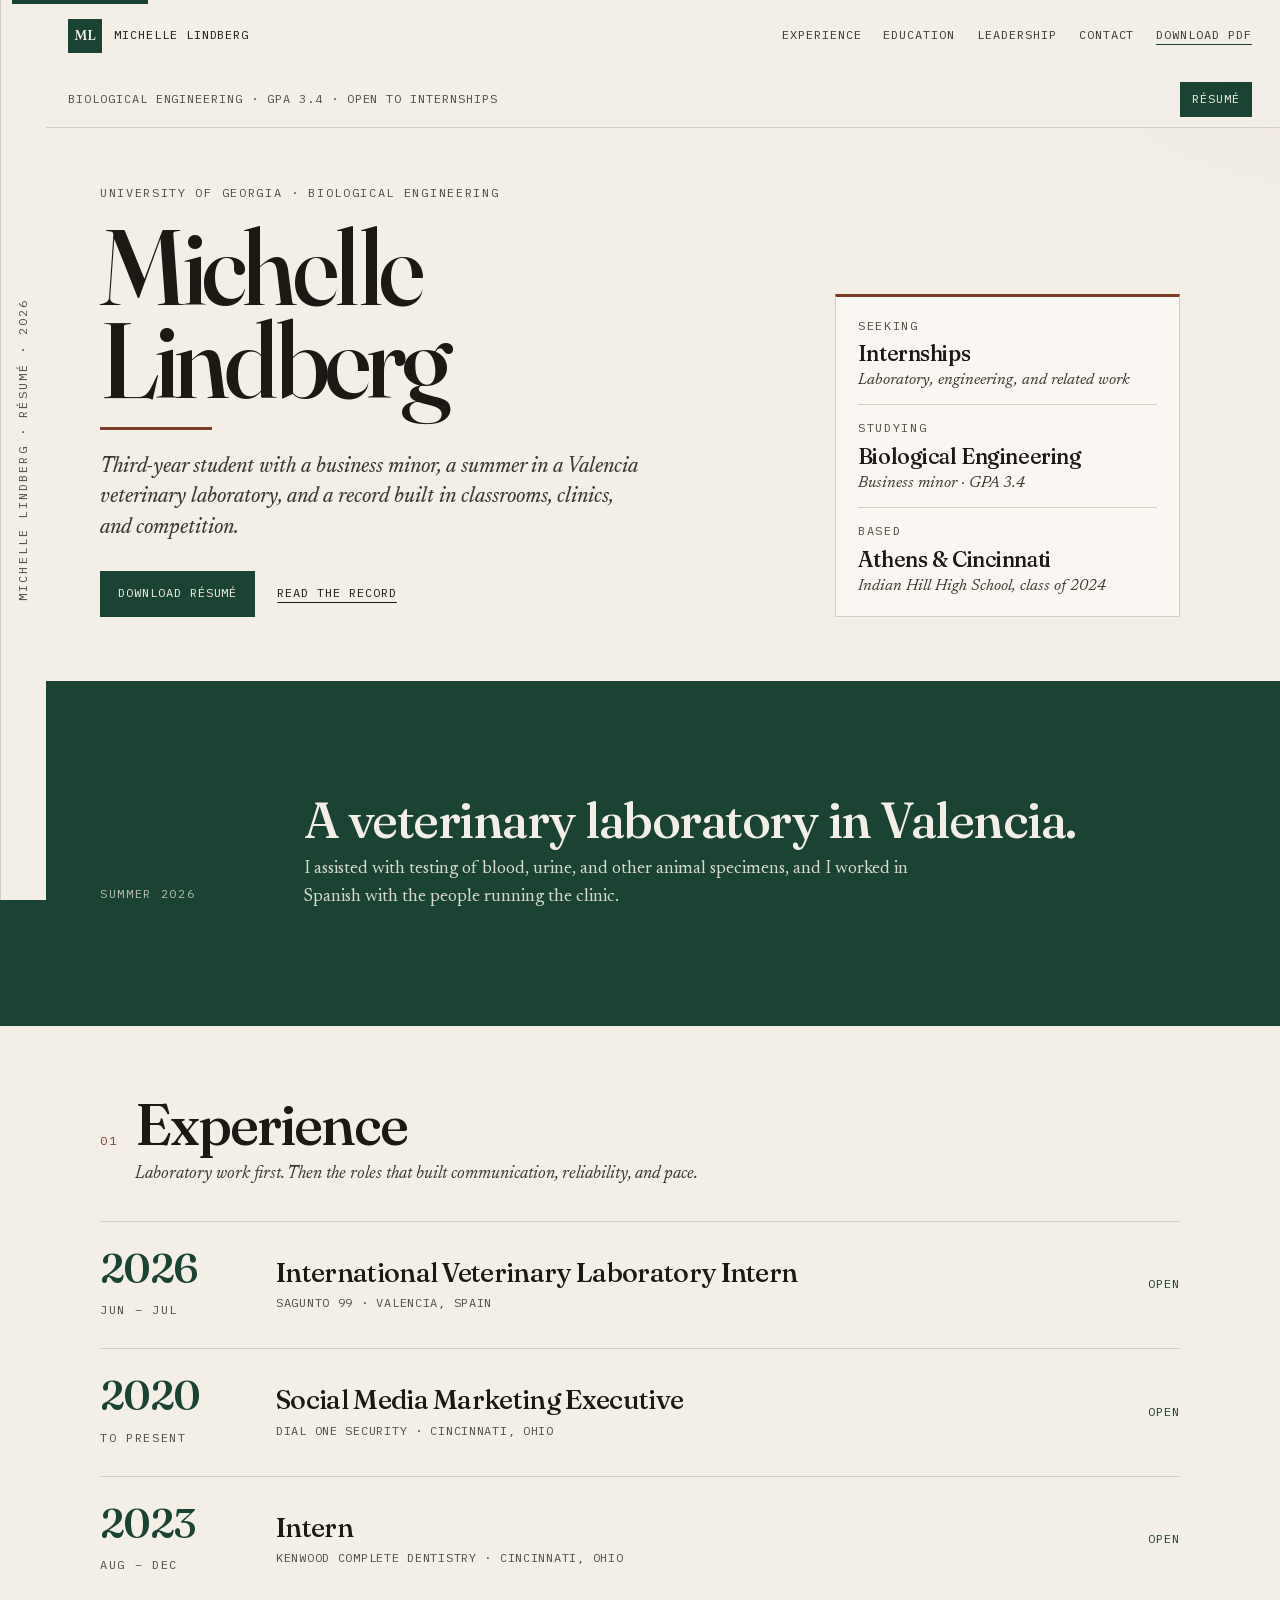
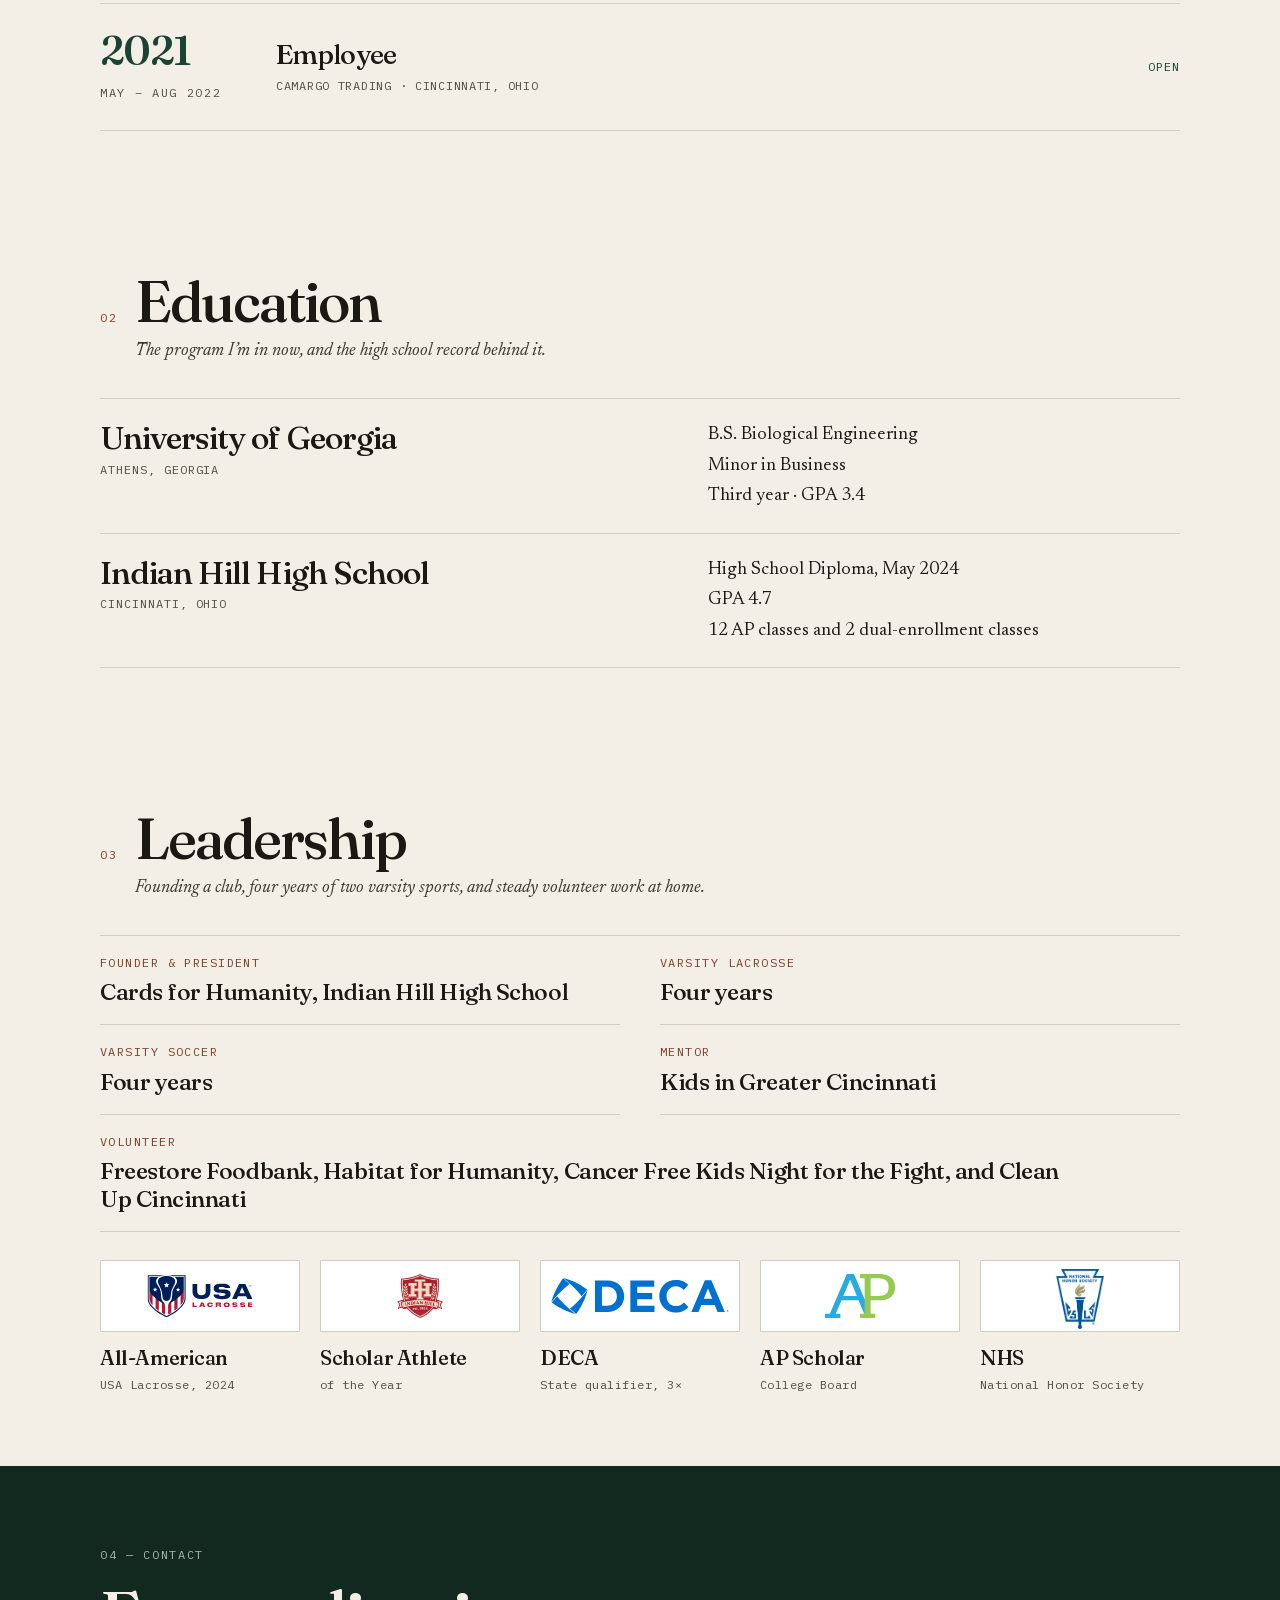
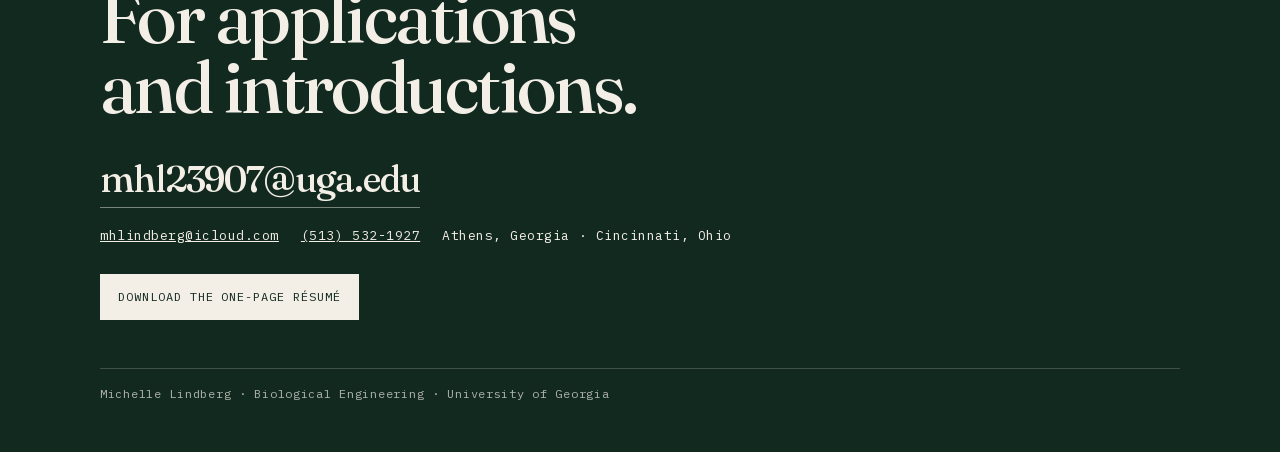
<file: site/index.html>
<!DOCTYPE html>
<html lang="en">
<head>
  <meta charset="utf-8">
  <meta name="viewport" content="width=device-width, initial-scale=1, viewport-fit=cover">
  <title>Michelle Lindberg · Biological Engineering</title>
  <meta name="description" content="Public résumé of Michelle Lindberg, a biological engineering student at the University of Georgia with veterinary laboratory experience in Valencia, Spain.">
  <meta name="theme-color" content="#f3efe7">
  <link rel="icon" href="favicon.svg" type="image/svg+xml">
  <link rel="stylesheet" href="css/styles.css">
  <script>document.documentElement.classList.add("js")</script>
  <meta property="og:title" content="Michelle Lindberg · Biological Engineering">
  <meta property="og:description" content="University of Georgia. Veterinary laboratory experience in Valencia, a business minor, and a one-page résumé for applications.">
  <meta property="og:type" content="profile">
  <script type="application/ld+json">
  {
    "@context": "https://schema.org",
    "@type": "Person",
    "name": "Michelle Lindberg",
    "email": "mhl23907@uga.edu",
    "telephone": "+1-513-532-1927",
    "jobTitle": "Biological Engineering Student",
    "affiliation": {
      "@type": "CollegeOrUniversity",
      "name": "University of Georgia"
    },
    "alumniOf": {
      "@type": "HighSchool",
      "name": "Indian Hill High School"
    }
  }
  </script>
</head>
<body>
  <a class="skip" href="#content">Skip to content</a>
  <div class="spine" aria-hidden="true">Michelle Lindberg · Résumé · 2026</div>

  <header class="nav">
    <a class="brand" href="#top">
      <span class="mark">ML</span>
      <span class="brand-name">Michelle Lindberg</span>
    </a>
    <button class="nav-toggle" type="button" aria-expanded="false" aria-controls="site-nav">Menu</button>
    <ul class="nav-links" id="site-nav">
      <li><a href="#experience">Experience</a></li>
      <li><a href="#education">Education</a></li>
      <li><a href="#leadership">Leadership</a></li>
      <li><a href="#contact">Contact</a></li>
      <li><a class="nav-pdf" href="Michelle_Lindberg_Resume.pdf" download>Download PDF</a></li>
    </ul>
  </header>

  <div class="nowbar">
    <p class="now-facts"><span class="facts-long">Biological Engineering · GPA 3.4 · Open to internships</span><span class="facts-short">GPA 3.4 · Open to internships</span></p>
    <a class="now-pdf" href="Michelle_Lindberg_Resume.pdf" download>Résumé</a>
  </div>

  <main id="content">
    <div class="hero wrap" id="top">
      <div class="hero-grid">
        <div>
          <p class="eyebrow">University of Georgia · Biological Engineering</p>
          <h1>
            <span>Michelle</span>
            <span>Lindberg</span>
          </h1>
          <div class="rule" aria-hidden="true"></div>
          <p class="deck">Third-year student with a business minor, a summer in a Valencia veterinary laboratory, and a record built in classrooms, clinics, and competition.</p>
          <div class="actions">
            <a class="btn" href="Michelle_Lindberg_Resume.pdf" download>Download résumé</a>
            <a class="text-link" href="#experience">Read the record</a>
          </div>
        </div>
        <aside class="glance" aria-label="At a glance">
          <div>
            <span class="label">Seeking</span>
            <p>Internships</p>
            <p class="sub">Laboratory, engineering, and related work</p>
          </div>
          <div>
            <span class="label">Studying</span>
            <p>Biological Engineering</p>
            <p class="sub">Business minor · GPA 3.4</p>
          </div>
          <div>
            <span class="label">Based</span>
            <p>Athens &amp; Cincinnati</p>
            <p class="sub">Indian Hill High School, class of 2024</p>
          </div>
        </aside>
      </div>
    </div>

    <section class="band" aria-label="Recent laboratory work">
      <div class="wrap band-inner">
        <p class="eyebrow">Summer 2026</p>
        <div>
          <h2>A veterinary laboratory in Valencia.</h2>
          <p>I assisted with testing of blood, urine, and other animal specimens, and I worked in Spanish with the people running the clinic.</p>
        </div>
      </div>
    </section>

    <section id="experience">
      <div class="wrap">
        <div class="section-head reveal">
          <span class="num">01</span>
          <h2>Experience</h2>
          <p class="lede">Laboratory work first. Then the roles that built communication, reliability, and pace.</p>
        </div>

        <article class="role reveal" style="--d: 0.04s">
          <h3 class="sr-only">International Veterinary Laboratory Intern</h3>
          <button class="role-toggle" type="button" aria-expanded="false">
            <span class="when">
              <span class="year">2026</span>
              <span class="range">Jun – Jul</span>
            </span>
            <span class="role-heading">
              <span class="role-title">International Veterinary Laboratory Intern</span>
              <span class="place">Sagunto 99 · Valencia, Spain</span>
            </span>
            <span class="open-cue"><span class="when-closed">Open</span><span class="when-open">Close</span></span>
          </button>
          <div class="role-panel">
            <ul class="role-facts">
              <li>Assisted with laboratory testing of blood, urine, and other animal specimens in a veterinary clinic.</li>
              <li>Followed procedures for specimen handling, testing methods, and workplace safety.</li>
              <li>Communicated with supervisors and coworkers in a primarily Spanish-speaking environment.</li>
              <li>Adapted to unfamiliar expectations while staying professional, flexible, and willing to take initiative.</li>
            </ul>
            <div class="beats" role="tablist" aria-label="Valencia, in three beats">
              <button type="button" role="tab" aria-selected="true">Specimens</button>
              <button type="button" role="tab" aria-selected="false">Procedures</button>
              <button type="button" role="tab" aria-selected="false">In Spanish</button>
            </div>
            <div class="beat-copies">
              <p>Assisted with laboratory testing of blood, urine, and other animal specimens in a veterinary clinic.</p>
              <p hidden>Followed procedures for specimen handling, testing methods, and workplace safety.</p>
              <p hidden>Worked with supervisors and coworkers in a primarily Spanish-speaking clinic, and adapted to unfamiliar expectations.</p>
            </div>
          </div>
        </article>

        <article class="role reveal" style="--d: 0.08s">
          <h3 class="sr-only">Social Media Marketing Executive</h3>
          <button class="role-toggle" type="button" aria-expanded="false">
            <span class="when">
              <span class="year">2020</span>
              <span class="range">to present</span>
            </span>
            <span class="role-heading">
              <span class="role-title">Social Media Marketing Executive</span>
              <span class="place">Dial One Security · Cincinnati, Ohio</span>
            </span>
            <span class="open-cue"><span class="when-closed">Open</span><span class="when-open">Close</span></span>
          </button>
          <div class="role-panel">
            <ul class="role-facts">
              <li>Collaborated with internal teams on content aligned with the brand.</li>
              <li>Managed daily posts across platforms and checked shared information for accuracy.</li>
              <li>Developed and ran social campaigns to support awareness, engagement, and website traffic.</li>
            </ul>
            <div class="beats" role="tablist" aria-label="Dial One, in three beats">
              <button type="button" role="tab" aria-selected="true">Brand</button>
              <button type="button" role="tab" aria-selected="false">Daily posts</button>
              <button type="button" role="tab" aria-selected="false">Campaigns</button>
            </div>
            <div class="beat-copies">
              <p>Collaborated with internal teams on content aligned with the brand.</p>
              <p hidden>Managed daily posts across platforms and checked shared information for accuracy.</p>
              <p hidden>Developed and ran social campaigns for awareness, engagement, and website traffic.</p>
            </div>
          </div>
        </article>

        <article class="role reveal" style="--d: 0.12s">
          <h3 class="sr-only">Kenwood Complete Dentistry intern</h3>
          <button class="role-toggle" type="button" aria-expanded="false">
            <span class="when">
              <span class="year">2023</span>
              <span class="range">Aug – Dec</span>
            </span>
            <span class="role-heading">
              <span class="role-title">Intern</span>
              <span class="place">Kenwood Complete Dentistry · Cincinnati, Ohio</span>
            </span>
            <span class="open-cue"><span class="when-closed">Open</span><span class="when-open">Close</span></span>
          </button>
          <div class="role-panel">
            <ul class="role-facts">
              <li>Learned the procedures and systems used in a dental practice.</li>
              <li>Completed overlapping tasks, building organization and time management.</li>
              <li>Took initiative and worked independently on assigned projects.</li>
            </ul>
            <div class="beats" role="tablist" aria-label="Kenwood, in three beats">
              <button type="button" role="tab" aria-selected="true">The office</button>
              <button type="button" role="tab" aria-selected="false">The pace</button>
              <button type="button" role="tab" aria-selected="false">Initiative</button>
            </div>
            <div class="beat-copies">
              <p>Learned the procedures and systems used in a dental practice.</p>
              <p hidden>Completed overlapping tasks, building organization and time management.</p>
              <p hidden>Took initiative and worked independently on assigned projects.</p>
            </div>
          </div>
        </article>

        <article class="role reveal" style="--d: 0.16s">
          <h3 class="sr-only">Camargo Trading</h3>
          <button class="role-toggle" type="button" aria-expanded="false">
            <span class="when">
              <span class="year">2021</span>
              <span class="range">May – Aug 2022</span>
            </span>
            <span class="role-heading">
              <span class="role-title">Employee</span>
              <span class="place">Camargo Trading · Cincinnati, Ohio</span>
            </span>
            <span class="open-cue"><span class="when-closed">Open</span><span class="when-open">Close</span></span>
          </button>
          <div class="role-panel">
            <ul class="role-facts">
              <li>Worked with coworkers to complete assigned tasks.</li>
              <li>Responded quickly to customer needs and helped resolve problems.</li>
            </ul>
            <div class="beats" role="tablist" aria-label="Camargo, in three beats">
              <button type="button" role="tab" aria-selected="true">The team</button>
              <button type="button" role="tab" aria-selected="false">Customers</button>
              <button type="button" role="tab" aria-selected="false">Problems</button>
            </div>
            <div class="beat-copies">
              <p>Worked with coworkers to complete assigned tasks.</p>
              <p hidden>Responded quickly to customer needs.</p>
              <p hidden>Helped resolve problems as they came up.</p>
            </div>
          </div>
        </article>
      </div>
    </section>

    <section id="education">
      <div class="wrap">
        <div class="section-head reveal">
          <span class="num">02</span>
          <h2>Education</h2>
          <p class="lede">The program I’m in now, and the high school record behind it.</p>
        </div>
        <div class="schools">
          <article class="school reveal">
            <div>
              <h3>University of Georgia</h3>
              <p class="where">Athens, Georgia</p>
            </div>
            <div class="school-meta">
              <p>B.S. Biological Engineering</p>
              <p>Minor in Business</p>
              <p>Third year · GPA 3.4</p>
            </div>
          </article>
          <article class="school reveal" style="--d: 0.06s">
            <div>
              <h3>Indian Hill High School</h3>
              <p class="where">Cincinnati, Ohio</p>
            </div>
            <div class="school-meta">
              <p>High School Diploma, May 2024</p>
              <p>GPA 4.7</p>
              <p>12 AP classes and 2 dual-enrollment classes</p>
            </div>
          </article>
        </div>
      </div>
    </section>

    <section id="leadership">
      <div class="wrap">
        <div class="section-head reveal">
          <span class="num">03</span>
          <h2>Leadership</h2>
          <p class="lede">Founding a club, four years of two varsity sports, and steady volunteer work at home.</p>
        </div>
        <ul class="service">
          <li class="reveal">
            <span>Founder &amp; President</span>
            <p>Cards for Humanity, Indian Hill High School</p>
          </li>
          <li class="reveal" style="--d: 0.04s">
            <span>Varsity Lacrosse</span>
            <p>Four years</p>
          </li>
          <li class="reveal" style="--d: 0.08s">
            <span>Varsity Soccer</span>
            <p>Four years</p>
          </li>
          <li class="reveal" style="--d: 0.12s">
            <span>Mentor</span>
            <p>Kids in Greater Cincinnati</p>
          </li>
          <li class="reveal" style="--d: 0.16s">
            <span>Volunteer</span>
            <p>Freestore Foodbank, Habitat for Humanity, Cancer Free Kids Night for the Fight, and Clean Up Cincinnati</p>
          </li>
        </ul>
        <ul class="honors">
          <li class="reveal">
            <a href="https://www.usalacrosse.com/magazine/high-school/girls/usa-lacrosse-announces-2024-high-school-girls-all-americans" target="_blank" rel="noreferrer noopener">
              <span class="mark"><img src="logos/usa-lacrosse.svg" alt="USA Lacrosse"></span>
              <span class="honor-copy"><strong>All-American</strong><span>USA Lacrosse, 2024</span></span>
            </a>
          </li>
          <li class="reveal" style="--d: 0.04s">
            <a href="https://www.indianhillschools.org/" target="_blank" rel="noreferrer noopener">
              <span class="mark"><img src="logos/indian-hill.png" alt="Indian Hill"></span>
              <span class="honor-copy"><strong>Scholar Athlete</strong><span>of the Year</span></span>
            </a>
          </li>
          <li class="reveal" style="--d: 0.08s">
            <a href="https://www.deca.org/" target="_blank" rel="noreferrer noopener">
              <span class="mark"><img src="logos/deca.svg" alt="DECA"></span>
              <span class="honor-copy"><strong>DECA</strong><span>State qualifier, 3×</span></span>
            </a>
          </li>
          <li class="reveal" style="--d: 0.12s">
            <a href="https://apstudents.collegeboard.org/awards-recognitions/ap-scholar-award" target="_blank" rel="noreferrer noopener">
              <span class="mark"><img src="logos/ap.svg" alt="Advanced Placement"></span>
              <span class="honor-copy"><strong>AP Scholar</strong><span>College Board</span></span>
            </a>
          </li>
          <li class="reveal" style="--d: 0.16s">
            <a href="https://www.nationalhonorsociety.org/" target="_blank" rel="noreferrer noopener">
              <span class="mark"><img class="portrait" src="logos/nhs.png" alt="National Honor Society"></span>
              <span class="honor-copy"><strong>NHS</strong><span>National Honor Society</span></span>
            </a>
          </li>
        </ul>
      </div>
    </section>
  </main>

  <footer class="close" id="contact">
    <div class="wrap">
      <p class="eyebrow">04 — Contact</p>
      <h2>For applications and introductions.</h2>
      <a class="mail" href="mailto:mhl23907@uga.edu">mhl23907@uga.edu</a>
      <ul class="contact-lines">
        <li><a href="mailto:mhlindberg@icloud.com">mhlindberg@icloud.com</a></li>
        <li><a href="tel:+15135321927">(513) 532-1927</a></li>
        <li>Athens, Georgia · Cincinnati, Ohio</li>
      </ul>
      <a class="btn btn-light" href="Michelle_Lindberg_Resume.pdf" download>Download the one-page résumé</a>
      <p class="foot">Michelle Lindberg · Biological Engineering · University of Georgia</p>
    </div>
  </footer>

  <script src="js/main.js"></script>
</body>
</html>
</file>
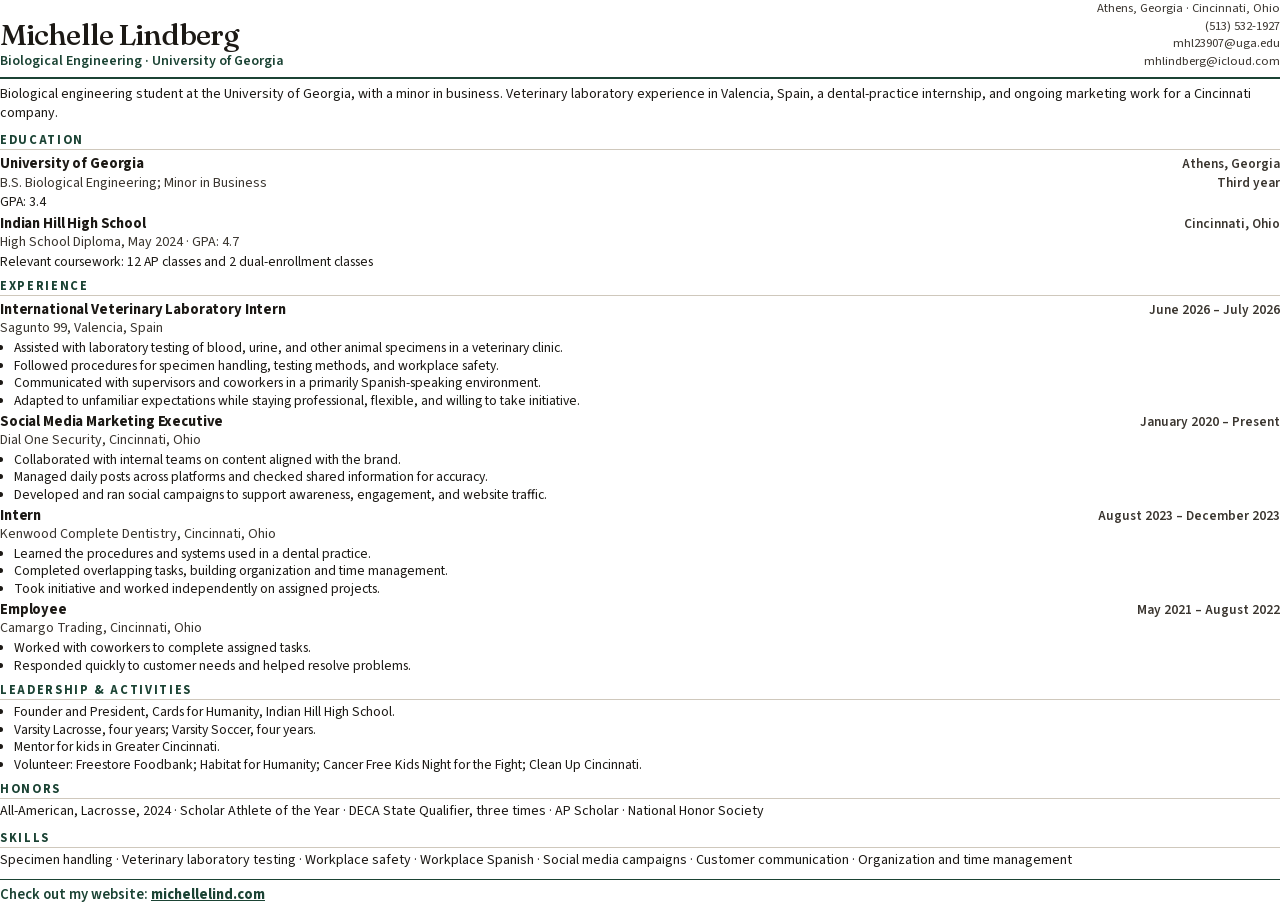
<file: resume/resume.html>
<!DOCTYPE html>
<html lang="en">
<head>
  <meta charset="utf-8">
  <title>Michelle Lindberg — Résumé</title>
  <link rel="stylesheet" href="fonts.css">
  <style>
    @page {
      size: letter;
      margin: 0.46in 0.62in 0.4in;
    }

    * { box-sizing: border-box; }

    html, body {
      margin: 0;
      padding: 0;
      background: #fff;
      color: #1c1915;
    }

    body {
      font-family: "Source Sans 3", "Source Sans Pro", sans-serif;
      font-size: 10.25pt;
      font-weight: 400;
      line-height: 1.28;
      -webkit-print-color-adjust: exact;
      print-color-adjust: exact;
    }

    h1, h2, h3, p, ul { margin: 0; }

    header {
      display: flex;
      justify-content: space-between;
      align-items: flex-end;
      gap: 18px;
      padding-bottom: 6px;
      border-bottom: 1.75pt solid #1b4334;
    }

    h1 {
      font-family: Fraunces, Georgia, serif;
      font-weight: 500;
      font-size: 22pt;
      letter-spacing: -0.03em;
      line-height: 0.95;
    }

    .program {
      margin-top: 4px;
      font-size: 10.5pt;
      font-weight: 600;
      color: #1b4334;
    }

    .contact {
      text-align: right;
      font-size: 9.5pt;
      line-height: 1.4;
      color: #3a352f;
    }

    h2 {
      margin: 8px 0 3px;
      padding-bottom: 1px;
      border-bottom: 0.6pt solid #cfc8bc;
      font-size: 9.5pt;
      font-weight: 700;
      letter-spacing: 0.13em;
      text-transform: uppercase;
      color: #1b4334;
    }

    .summary {
      margin-top: 6px;
      font-size: 10.5pt;
      line-height: 1.38;
    }

    .block { margin-top: 5px; }
    .block + .block { margin-top: 4px; }

    .line {
      display: flex;
      justify-content: space-between;
      align-items: baseline;
      gap: 16px;
    }

    h3 {
      font-size: 11pt;
      font-weight: 700;
      letter-spacing: -0.01em;
    }

    .dates {
      flex: 0 0 auto;
      font-size: 10pt;
      font-weight: 600;
      color: #3a352f;
      white-space: nowrap;
    }

    .where {
      color: #3a352f;
      font-size: 10.5pt;
    }

    ul {
      margin-top: 1px;
      padding-left: 1.05em;
    }

    li { margin: 0; padding: 0; }
    li + li { margin-top: 0; }

    .tight { margin-top: 1px; }

    .honors, .skills {
      font-size: 10.5pt;
      line-height: 1.38;
    }

    .site-note {
      margin-top: 9px;
      padding-top: 6px;
      border-top: 1.25pt solid #1b4334;
      font-size: 11pt;
      font-weight: 600;
      color: #1b4334;
    }

    .site-note a {
      color: #1b4334;
      font-weight: 700;
    }
  </style>
</head>
<body>
  <header>
    <div>
      <h1>Michelle Lindberg</h1>
      <p class="program">Biological Engineering · University of Georgia</p>
    </div>
    <p class="contact">
      Athens, Georgia · Cincinnati, Ohio<br>
      (513) 532-1927<br>
      mhl23907@uga.edu<br>
      mhlindberg@icloud.com
    </p>
  </header>

  <p class="summary">
    Biological engineering student at the University of Georgia, with a minor in business.
    Veterinary laboratory experience in Valencia, Spain, a dental-practice internship, and
    ongoing marketing work for a Cincinnati company.
  </p>

  <h2>Education</h2>
  <div class="block">
    <div class="line">
      <h3>University of Georgia</h3>
      <span class="dates">Athens, Georgia</span>
    </div>
    <div class="line">
      <p class="where">B.S. Biological Engineering; Minor in Business</p>
      <span class="dates">Third year</span>
    </div>
    <p class="tight">GPA: 3.4</p>
  </div>
  <div class="block">
    <div class="line">
      <h3>Indian Hill High School</h3>
      <span class="dates">Cincinnati, Ohio</span>
    </div>
    <p class="where">High School Diploma, May 2024 · GPA: 4.7</p>
    <p class="tight">Relevant coursework: 12 AP classes and 2 dual-enrollment classes</p>
  </div>

  <h2>Experience</h2>

  <div class="block">
    <div class="line">
      <h3>International Veterinary Laboratory Intern</h3>
      <span class="dates">June 2026 – July 2026</span>
    </div>
    <p class="where">Sagunto 99, Valencia, Spain</p>
    <ul>
      <li>Assisted with laboratory testing of blood, urine, and other animal specimens in a veterinary clinic.</li>
      <li>Followed procedures for specimen handling, testing methods, and workplace safety.</li>
      <li>Communicated with supervisors and coworkers in a primarily Spanish-speaking environment.</li>
      <li>Adapted to unfamiliar expectations while staying professional, flexible, and willing to take initiative.</li>
    </ul>
  </div>

  <div class="block">
    <div class="line">
      <h3>Social Media Marketing Executive</h3>
      <span class="dates">January 2020 – Present</span>
    </div>
    <p class="where">Dial One Security, Cincinnati, Ohio</p>
    <ul>
      <li>Collaborated with internal teams on content aligned with the brand.</li>
      <li>Managed daily posts across platforms and checked shared information for accuracy.</li>
      <li>Developed and ran social campaigns to support awareness, engagement, and website traffic.</li>
    </ul>
  </div>

  <div class="block">
    <div class="line">
      <h3>Intern</h3>
      <span class="dates">August 2023 – December 2023</span>
    </div>
    <p class="where">Kenwood Complete Dentistry, Cincinnati, Ohio</p>
    <ul>
      <li>Learned the procedures and systems used in a dental practice.</li>
      <li>Completed overlapping tasks, building organization and time management.</li>
      <li>Took initiative and worked independently on assigned projects.</li>
    </ul>
  </div>

  <div class="block">
    <div class="line">
      <h3>Employee</h3>
      <span class="dates">May 2021 – August 2022</span>
    </div>
    <p class="where">Camargo Trading, Cincinnati, Ohio</p>
    <ul>
      <li>Worked with coworkers to complete assigned tasks.</li>
      <li>Responded quickly to customer needs and helped resolve problems.</li>
    </ul>
  </div>

  <h2>Leadership &amp; Activities</h2>
  <ul>
    <li>Founder and President, Cards for Humanity, Indian Hill High School.</li>
    <li>Varsity Lacrosse, four years; Varsity Soccer, four years.</li>
    <li>Mentor for kids in Greater Cincinnati.</li>
    <li>Volunteer: Freestore Foodbank; Habitat for Humanity; Cancer Free Kids Night for the Fight; Clean Up Cincinnati.</li>
  </ul>

  <h2>Honors</h2>
  <p class="honors">All-American, Lacrosse, 2024 · Scholar Athlete of the Year · DECA State Qualifier, three times · AP Scholar · National Honor Society</p>

  <h2>Skills</h2>
  <p class="skills">Specimen handling · Veterinary laboratory testing · Workplace safety · Workplace Spanish · Social media campaigns · Customer communication · Organization and time management</p>

  <p class="site-note">Check out my website: <a href="https://michellelind.com">michellelind.com</a></p>
</body>
</html>
</file>
<file: site/css/styles.css>
@import "fonts.css";

:root {
  --paper: #f3efe7;
  --paper-raised: #faf7f2;
  --ink: #1c1915;
  --ink-soft: #3c372f;
  --muted: #514c44;
  --line: #d5cec2;
  --green: #1b4334;
  --green-deep: #12291f;
  --copper: #7a3e28;
  --focus: #1b4334;
}

* { box-sizing: border-box; }

html { scroll-behavior: smooth; }

body {
  margin: 0;
  color: var(--ink);
  background-color: var(--paper);
  background-image:
    radial-gradient(1100px 560px at 8% -8%, rgba(27, 67, 52, 0.07), transparent 58%),
    radial-gradient(820px 480px at 108% 0%, rgba(122, 62, 40, 0.06), transparent 52%);
  font-family: Newsreader, "Iowan Old Style", Palatino, "Palatino Linotype", serif;
  font-size: 1.125rem;
  line-height: 1.55;
  text-rendering: optimizeLegibility;
}

body.menu-open { overflow: hidden; }

::selection {
  background: var(--green);
  color: var(--paper);
}

:focus-visible {
  outline: 2px solid var(--focus);
  outline-offset: 3px;
}

a { color: inherit; }

p { text-wrap: pretty; }

h1, h2, h3 { text-wrap: balance; }

.skip {
  position: absolute;
  left: 12px;
  top: -40px;
  background: var(--green);
  color: var(--paper);
  padding: 8px 12px;
  z-index: 40;
}

.skip:focus { top: 12px; }

.spine {
  position: fixed;
  inset: 0 auto 0 0;
  z-index: 30;
  width: 46px;
  display: flex;
  align-items: center;
  justify-content: center;
  writing-mode: vertical-rl;
  transform: rotate(180deg);
  border-right: 1px solid var(--line);
  background: var(--paper);
  color: var(--muted);
  font-family: "IBM Plex Mono", ui-monospace, monospace;
  font-size: 12px;
  letter-spacing: 0.18em;
  text-transform: uppercase;
}

.nav {
  position: sticky;
  top: 0;
  z-index: 25;
  display: flex;
  align-items: center;
  justify-content: space-between;
  gap: 20px;
  height: 72px;
  padding: 0 28px 0 68px;
  background: rgba(243, 239, 231, 0.9);
  backdrop-filter: blur(14px);
  border-bottom: 1px solid transparent;
}

.nav.is-scrolled { border-bottom-color: var(--line); }

.brand {
  display: inline-flex;
  align-items: center;
  gap: 12px;
  text-decoration: none;
  color: var(--ink);
}

.mark {
  display: grid;
  place-items: center;
  width: 34px;
  height: 34px;
  background: var(--green);
  color: var(--paper);
  font-family: Fraunces, Georgia, serif;
  font-size: 14px;
  font-weight: 500;
  letter-spacing: -0.03em;
}

.brand-name {
  font-family: "IBM Plex Mono", ui-monospace, monospace;
  font-size: 12px;
  letter-spacing: 0.08em;
  text-transform: uppercase;
}

.nav-links {
  display: flex;
  align-items: center;
  gap: 22px;
  margin: 0;
  padding: 0;
  list-style: none;
}

.nav-links a {
  text-decoration: none;
  font-family: "IBM Plex Mono", ui-monospace, monospace;
  font-size: 12px;
  letter-spacing: 0.08em;
  text-transform: uppercase;
  color: var(--ink-soft);
}

.nav-links a:hover,
.nav-links a[aria-current="true"] {
  color: var(--green);
}

.nav-pdf {
  text-decoration: none;
  border-bottom: 1px solid var(--green);
  padding-bottom: 2px;
  color: var(--green);
}

.nav-toggle {
  display: none;
  align-items: center;
  justify-content: center;
  min-width: 44px;
  min-height: 44px;
  padding: 0 12px;
  border: 1px solid var(--line);
  background: transparent;
  color: var(--ink);
  font-family: "IBM Plex Mono", ui-monospace, monospace;
  font-size: 12px;
  letter-spacing: 0.08em;
  text-transform: uppercase;
  cursor: pointer;
}

.wrap {
  width: min(1080px, calc(100% - 120px));
  margin: 0 auto;
}

.hero { padding: 56px 0 28px; }

.hero-grid {
  display: grid;
  grid-template-columns: minmax(0, 1.45fr) minmax(250px, 0.72fr);
  gap: 48px 40px;
  align-items: end;
}

.eyebrow,
.num,
.range,
.glance .label,
.service span,
.honors span,
.when .range {
  font-family: "IBM Plex Mono", ui-monospace, monospace;
  font-size: 12px;
  letter-spacing: 0.14em;
  text-transform: uppercase;
  color: var(--muted);
}

.eyebrow { margin: 0 0 18px; }

h1 {
  margin: 0;
  font-family: Fraunces, Georgia, serif;
  font-weight: 500;
  font-size: clamp(4.4rem, 8.4vw, 7.4rem);
  line-height: 0.86;
  letter-spacing: -0.045em;
}

h1 span { display: block; }

.rule {
  width: 112px;
  height: 3px;
  margin: 22px 0 0;
  background: var(--copper);
}

.deck {
  max-width: 38rem;
  margin: 22px 0 0;
  font-size: 1.35rem;
  font-style: italic;
  font-weight: 450;
  line-height: 1.4;
  color: var(--ink-soft);
}

.actions {
  display: flex;
  flex-wrap: wrap;
  align-items: center;
  gap: 22px;
  margin-top: 28px;
}

.btn {
  display: inline-flex;
  align-items: center;
  justify-content: center;
  min-height: 46px;
  padding: 0 18px;
  background: var(--green);
  color: var(--paper);
  text-decoration: none;
  font-family: "IBM Plex Mono", ui-monospace, monospace;
  font-size: 12px;
  letter-spacing: 0.08em;
  text-transform: uppercase;
}

.btn:hover { background: var(--green-deep); }

.btn-light {
  background: var(--paper);
  color: var(--green-deep);
}

.btn-light:hover { background: #fff; }

.text-link {
  font-family: "IBM Plex Mono", ui-monospace, monospace;
  font-size: 12px;
  letter-spacing: 0.08em;
  text-transform: uppercase;
  color: var(--ink);
  text-underline-offset: 5px;
}

.glance {
  background: var(--paper-raised);
  border: 1px solid var(--line);
  border-top: 3px solid var(--copper);
  padding: 6px 22px;
}

.glance div {
  padding: 14px 0;
  border-bottom: 1px solid var(--line);
}

.glance div:last-child { border-bottom: 0; }

.glance .label { display: block; margin-bottom: 6px; }

.glance p {
  margin: 0;
  font-family: Fraunces, Georgia, serif;
  font-size: 1.35rem;
  font-weight: 500;
  line-height: 1.2;
  letter-spacing: -0.02em;
}

.glance .sub {
  margin-top: 4px;
  font-family: Newsreader, serif;
  font-size: 1rem;
  font-weight: 400;
  font-style: italic;
  letter-spacing: 0;
  color: var(--ink-soft);
}

.band {
  margin-top: 36px;
  background: var(--green);
  color: var(--paper);
}

.band-inner {
  display: grid;
  grid-template-columns: 180px 1fr;
  gap: 24px;
  align-items: end;
  padding: 42px 0;
}

.band .eyebrow { color: rgba(243, 239, 231, 0.72); margin-bottom: 8px; }

.band h2 {
  margin: 0;
  font-family: Fraunces, Georgia, serif;
  font-weight: 500;
  font-size: clamp(2rem, 4vw, 3.15rem);
  line-height: 1.02;
  letter-spacing: -0.03em;
}

.band p { margin: 10px 0 0; max-width: 40rem; color: rgba(243, 239, 231, 0.88); }

section { padding: 72px 0; }

#experience,
#education,
#leadership,
#contact {
  scroll-margin-top: 120px;
}

.sr-only {
  position: absolute;
  width: 1px;
  height: 1px;
  padding: 0;
  margin: -1px;
  overflow: hidden;
  clip: rect(0, 0, 0, 0);
  white-space: nowrap;
  border: 0;
}

.nowbar {
  position: sticky;
  top: 72px;
  z-index: 24;
  display: flex;
  align-items: center;
  justify-content: space-between;
  gap: 12px 20px;
  flex-wrap: wrap;
  padding: 10px 28px 10px 68px;
  background: rgba(243, 239, 231, 0.94);
  backdrop-filter: blur(12px);
  border-bottom: 1px solid var(--line);
}

.now-facts,
.now-pdf,
.open-cue,
.beats button {
  font-family: "IBM Plex Mono", ui-monospace, monospace;
  font-size: 12px;
  letter-spacing: 0.08em;
  text-transform: uppercase;
}

.facts-short { display: none; }

.beats button,
.role-toggle {
  font: inherit;
  color: inherit;
  cursor: pointer;
}

.now-facts { margin: 0; color: var(--muted); }

.now-pdf {
  color: var(--paper);
  background: var(--green);
  text-decoration: none;
  padding: 8px 12px;
}

.now-pdf:hover { background: var(--green-deep); }

.role { display: block; padding: 0; }

.role-toggle {
  width: 100%;
  display: grid;
  grid-template-columns: 148px minmax(0, 1fr) auto;
  gap: 12px 28px;
  align-items: center;
  padding: 28px 0;
  border: 0;
  background: transparent;
  text-align: left;
}

.role-title,
.place { display: block; }

.role-title {
  font-family: Fraunces, Georgia, serif;
  font-weight: 500;
  font-size: 1.7rem;
  letter-spacing: -0.025em;
  line-height: 1.15;
}

.open-cue { color: var(--green); }

.when-open { display: none; }

.role.is-open .when-closed { display: none; }
.role.is-open .when-open { display: inline; }

.role-panel { padding: 0 0 28px 176px; }

.js .role-panel { display: none; }
.js .role.is-open .role-panel { display: block; }
.js .role-facts { display: none; }

.beats { display: none; gap: 8px; flex-wrap: wrap; }
.js .beats { display: flex; }

.beats button {
  border: 1px solid var(--line);
  background: transparent;
  padding: 8px 12px;
}

.beats button[aria-selected="true"] {
  background: var(--green);
  border-color: var(--green);
  color: var(--paper);
}

.beat-copies p {
  margin: 14px 0 0;
  max-width: 40rem;
  font-size: 1.25rem;
}

.section-head {
  display: grid;
  grid-template-columns: auto 1fr;
  gap: 8px 18px;
  align-items: baseline;
  margin-bottom: 32px;
}

.section-head .num { color: var(--copper); padding-top: 8px; }

.section-head h2 {
  margin: 0;
  font-family: Fraunces, Georgia, serif;
  font-weight: 500;
  font-size: clamp(2.4rem, 5vw, 3.6rem);
  line-height: 0.95;
  letter-spacing: -0.035em;
}

.lede {
  grid-column: 2;
  max-width: 38rem;
  margin: 0;
  color: var(--ink-soft);
  font-style: italic;
}

.role {
  border-top: 1px solid var(--line);
}

.role:last-child { border-bottom: 1px solid var(--line); }

.year {
  margin: 0;
  font-family: Fraunces, Georgia, serif;
  font-weight: 500;
  font-size: 2.6rem;
  line-height: 0.9;
  letter-spacing: -0.04em;
  color: var(--green);
}

.range { display: block; margin-top: 8px; letter-spacing: 0.08em; }

.role h3 {
  margin: 0;
  font-family: Fraunces, Georgia, serif;
  font-weight: 500;
  font-size: 1.7rem;
  letter-spacing: -0.025em;
  line-height: 1.15;
}

.place {
  margin: 6px 0 0;
  color: var(--muted);
  font-family: "IBM Plex Mono", ui-monospace, monospace;
  font-size: 12px;
  letter-spacing: 0.06em;
  text-transform: uppercase;
}

.role ul {
  margin: 14px 0 0;
  padding: 0;
  list-style: none;
}

.role li {
  position: relative;
  padding-left: 16px;
  margin: 0 0 6px;
}

.role li::before {
  content: "";
  position: absolute;
  left: 0;
  top: 0.68em;
  width: 7px;
  height: 1px;
  background: var(--copper);
}

.schools { border-top: 1px solid var(--line); }

.school {
  display: grid;
  grid-template-columns: 1.1fr 0.9fr;
  gap: 18px 32px;
  padding: 22px 0;
  border-bottom: 1px solid var(--line);
}

.school h3 {
  margin: 0;
  font-family: Fraunces, Georgia, serif;
  font-weight: 500;
  font-size: 2rem;
  letter-spacing: -0.03em;
  line-height: 1.05;
}

.school .where {
  margin: 6px 0 0;
  color: var(--muted);
  font-family: "IBM Plex Mono", ui-monospace, monospace;
  font-size: 12px;
  letter-spacing: 0.08em;
  text-transform: uppercase;
}

.school-meta p {
  margin: 0;
  font-size: 1.15rem;
}

.school-meta p + p { margin-top: 2px; }

.service {
  display: grid;
  grid-template-columns: 1fr 1fr;
  gap: 0 40px;
  margin: 0;
  padding: 0;
  list-style: none;
  border-top: 1px solid var(--line);
}

.service li {
  padding: 18px 0;
  border-bottom: 1px solid var(--line);
}

.service li:last-child { grid-column: 1 / -1; }

.service span { display: block; margin-bottom: 6px; color: var(--copper); letter-spacing: 0.12em; }

.service p {
  margin: 0;
  font-family: Fraunces, Georgia, serif;
  font-size: 1.45rem;
  font-weight: 500;
  line-height: 1.2;
  letter-spacing: -0.02em;
}

.honors {
  display: grid;
  grid-template-columns: repeat(5, minmax(0, 1fr));
  gap: 20px;
  margin: 28px 0 0;
  padding: 0;
  list-style: none;
  overflow: hidden;
}

.honors li {
  min-width: 0;
  padding: 0;
}

.honors a {
  display: block;
  min-width: 0;
  color: inherit;
  text-decoration: none;
}

.honors .mark {
  display: grid;
  place-items: center;
  width: 100%;
  height: 72px;
  margin: 0 0 14px;
  padding: 8px 10px;
  overflow: hidden;
  background: #fff;
  border: 1px solid var(--line);
}

.honors .mark img {
  display: block;
  width: 100%;
  height: 44px;
  max-width: 100%;
  max-height: 44px;
  object-fit: contain;
  object-position: center;
}

.honors .mark img.portrait {
  width: auto;
  height: 60px;
  max-height: 60px;
}

.honors a:hover .mark,
.honors a:focus-visible .mark {
  border-color: var(--green);
}

.honors .honor-copy {
  display: block;
  min-width: 0;
  margin-top: 0;
}

.honors strong {
  display: block;
  color: var(--ink);
  font-family: Fraunces, Georgia, serif;
  font-weight: 500;
  font-size: 1.28rem;
  line-height: 1.15;
  letter-spacing: -0.02em;
}

.honors span {
  display: block;
  margin-top: 8px;
  letter-spacing: 0.04em;
  text-transform: none;
  line-height: 1.35;
  text-wrap: balance;
}

.close {
  background: var(--green-deep);
  color: var(--paper);
  padding: 80px 0 36px;
}

.close .eyebrow { color: rgba(243, 239, 231, 0.7); }

.close h2 {
  margin: 0;
  max-width: 14ch;
  font-family: Fraunces, Georgia, serif;
  font-weight: 500;
  font-size: clamp(2.8rem, 6vw, 4.6rem);
  line-height: 0.95;
  letter-spacing: -0.035em;
}

.mail {
  display: inline-block;
  margin-top: 28px;
  color: var(--paper);
  font-family: Fraunces, Georgia, serif;
  font-size: clamp(1.6rem, 3vw, 2.3rem);
  font-weight: 500;
  letter-spacing: -0.03em;
  text-decoration: none;
  border-bottom: 1px solid rgba(243, 239, 231, 0.45);
}

.mail:hover { border-bottom-color: var(--paper); }

.contact-lines {
  display: flex;
  flex-wrap: wrap;
  gap: 8px 22px;
  margin: 18px 0 28px;
  padding: 0;
  list-style: none;
  font-family: "IBM Plex Mono", ui-monospace, monospace;
  font-size: 13px;
  letter-spacing: 0.04em;
}

.contact-lines a { color: var(--paper); }

.foot {
  margin-top: 48px;
  padding-top: 16px;
  border-top: 1px solid rgba(243, 239, 231, 0.2);
  color: rgba(243, 239, 231, 0.7);
  font-family: "IBM Plex Mono", ui-monospace, monospace;
  font-size: 12px;
  letter-spacing: 0.06em;
}

.reveal {
  opacity: 0;
  transform: translateY(16px);
  transition: opacity 0.7s ease, transform 0.7s cubic-bezier(0.16, 1, 0.3, 1);
}

.reveal.is-in {
  opacity: 1;
  transform: none;
  transition-delay: var(--d, 0s);
}

.when { display: block; }

@keyframes rise {
  from { opacity: 0; transform: translateY(16px); }
  to { opacity: 1; transform: none; }
}

.hero .eyebrow,
.hero h1 span,
.hero .rule,
.hero .deck,
.hero .actions,
.glance {
  animation: rise 0.9s cubic-bezier(0.16, 1, 0.3, 1) both;
}

.hero h1 span:nth-child(2) { animation-delay: 0.08s; }
.hero .rule { animation-delay: 0.14s; }
.hero .deck { animation-delay: 0.18s; }
.hero .actions { animation-delay: 0.26s; }
.glance { animation-delay: 0.2s; }

@media (max-width: 980px) {
  .honors { grid-template-columns: repeat(2, minmax(0, 1fr)); }
  .honors .mark img,
  .honors .mark img.portrait {
    width: 100%;
    height: 40px;
    max-width: 100%;
    max-height: 40px;
  }
  .band-inner { grid-template-columns: minmax(0, 1fr); gap: 8px; }

  .hero-grid,
  .school,
  .service,
  .role-toggle,
  .section-head {
    grid-template-columns: minmax(0, 1fr);
  }

  .service li:last-child { grid-column: auto; }

  .role-toggle {
    grid-template-columns: minmax(0, 1fr) auto;
    grid-template-areas:
      "when cue"
      "heading heading";
  }

  .role-toggle .when { grid-area: when; }
  .role-heading { grid-area: heading; min-width: 0; }
  .open-cue { grid-area: cue; }
  .role-panel { padding-left: 0; }
  .lede { grid-column: 1; }
}

@media (max-width: 980px) and (max-height: 500px) {
  .nowbar { position: static; }
  h1 { font-size: clamp(2.6rem, 8vw, 3.6rem); }
  .hero { padding-top: 12px; }
}

@media (max-width: 800px) {
  .spine { display: none; }

  .nav {
    height: 56px;
    padding: 0 max(16px, env(safe-area-inset-right)) 0 max(16px, env(safe-area-inset-left));
  }

  .brand { min-width: 0; }

  .brand-name {
    display: block;
    overflow: hidden;
    font-size: 11px;
    letter-spacing: 0.06em;
    white-space: nowrap;
    text-overflow: ellipsis;
  }

  .nav-toggle {
    display: inline-flex;
    flex: none;
    min-width: 0;
    border: 0;
    padding: 0 2px;
    background: transparent;
  }

  .nav.is-scrolled { border-bottom-color: transparent; }

  .nav-links {
    display: none;
    position: absolute;
    top: 100%;
    left: 0;
    right: 0;
    flex-direction: column;
    align-items: flex-start;
    gap: 0;
    padding: 4px 16px 12px;
    background: var(--paper);
    border-bottom: 1px solid var(--line);
    box-shadow: 0 16px 30px rgba(28, 25, 21, 0.06);
  }

  .nav-links.is-open {
    display: flex;
    top: 100%;
    right: 0;
    left: 0;
    height: calc(100dvh - 56px);
    z-index: 2;
    justify-content: flex-start;
    gap: 2px;
    padding: 14vh 28px 36px;
    overflow: auto;
    counter-reset: section;
  }

  .nav-links.is-open::after {
    content: "University of Georgia";
    margin-top: auto;
    padding-top: 28px;
    color: var(--ink-soft);
    font-family: Newsreader, "Iowan Old Style", Palatino, serif;
    font-size: 1.05rem;
    font-style: italic;
    letter-spacing: 0;
    text-transform: none;
  }

  .nav-links a {
    display: flex;
    align-items: baseline;
    min-height: 54px;
    color: var(--ink);
    font-family: Fraunces, Georgia, serif;
    font-size: 2.05rem;
    font-weight: 500;
    letter-spacing: -0.03em;
    text-transform: none;
  }

  .nav-links li:not(:last-child) a::before {
    counter-increment: section;
    content: counter(section, decimal-leading-zero);
    margin-right: 14px;
    color: var(--copper);
    font-family: "IBM Plex Mono", ui-monospace, monospace;
    font-size: 12px;
    font-weight: 400;
    letter-spacing: 0.14em;
  }

  .nav-links .nav-pdf {
    align-self: flex-start;
    margin-top: 28px;
    min-height: 44px;
    font-family: "IBM Plex Mono", ui-monospace, monospace;
    font-size: 12px;
    font-weight: 400;
    letter-spacing: 0.08em;
    text-transform: uppercase;
  }

  .wrap { width: min(1080px, calc(100% - 32px)); }

  .nowbar {
    top: 56px;
    flex-flow: row nowrap;
    justify-content: space-between;
    align-items: center;
    gap: 12px;
    padding: 8px max(16px, env(safe-area-inset-right)) 8px max(16px, env(safe-area-inset-left));
  }

  .facts-long { display: none; }

  .facts-short { display: inline; }

  .now-facts {
    flex: 1;
    min-width: 0;
    font-size: 11px;
    letter-spacing: 0.05em;
    line-height: 1.3;
    white-space: nowrap;
  }

  .now-pdf { flex: none; }

  .hero { padding: 18px 0 8px; }

  .hero-grid {
    grid-template-columns: minmax(0, 1fr);
    gap: 22px;
    align-items: stretch;
  }

  .eyebrow { margin-bottom: 12px; }

  h1 { font-size: clamp(3rem, 14.2vw, 4.15rem); }

  .rule { margin-top: 16px; }

  .deck {
    margin-top: 14px;
    font-size: 1.16rem;
  }

  .actions {
    flex-direction: column;
    align-items: stretch;
    gap: 14px;
    margin-top: 20px;
  }

  .actions .text-link { min-height: 0; padding-top: 2px; }

  .btn { min-height: 48px; }

  .actions .btn,
  .close .btn { width: 100%; }

  .glance { width: 100%; }

  .band { margin-top: 28px; }

  .band-inner { padding: 28px 0; }

  .band h2 { font-size: clamp(1.75rem, 7.4vw, 2.25rem); }

  .band p { font-size: 1.08rem; }

  .section-head {
    grid-template-columns: minmax(0, 1fr);
    margin-bottom: 18px;
  }

  .lede {
    grid-column: 1;
    font-size: 1.08rem;
  }

  .section-head h2 { font-size: clamp(2.15rem, 9vw, 2.7rem); }

  .role-toggle {
    grid-template-columns: minmax(0, 1fr) auto;
    grid-template-areas:
      "when cue"
      "heading heading";
    gap: 4px 12px;
    align-items: center;
    padding: 16px 0;
  }

  .role-toggle .when { grid-area: when; }

  .role-heading { grid-area: heading; min-width: 0; }

  .role-toggle { width: 100%; min-width: 0; }

  .open-cue {
    grid-area: cue;
    align-self: start;
    margin-top: 10px;
    padding: 0 0 2px;
    border-bottom: 1px solid var(--copper);
    color: var(--ink-soft);
    font-size: 11px;
    letter-spacing: 0.12em;
  }

  .role-panel { padding: 0 0 18px; }

  .role-title { font-size: 1.38rem; }

  .place { margin-top: 8px; line-height: 1.45; }

  .js .beats {
    display: grid;
    grid-template-columns: repeat(3, minmax(0, 1fr));
    gap: 6px;
    margin-top: 12px;
  }

  .beats button {
    min-width: 0;
    min-height: 42px;
    padding: 8px 6px;
    font-family: "IBM Plex Mono", ui-monospace, monospace;
    font-size: 11px;
    letter-spacing: 0.05em;
    text-align: center;
  }

  .school {
    grid-template-columns: minmax(0, 1fr);
    gap: 8px;
    padding: 16px 0;
  }

  .school h3 { font-size: 1.65rem; }

  .service { grid-template-columns: minmax(0, 1fr); gap: 0; }

  .service li:last-child { grid-column: auto; }

  .service p { font-size: 1.28rem; }

  section { padding: 40px 0; }

  .year { font-size: 1.85rem; }

  .close { padding: 48px 0 28px; }

  .close h2 { font-size: clamp(2.15rem, 10vw, 2.9rem); }

  .mail {
    font-size: clamp(1.2rem, 5.4vw, 1.65rem);
    overflow-wrap: anywhere;
  }

  .contact-lines {
    flex-direction: column;
    align-items: flex-start;
    gap: 10px;
  }

  .foot { line-height: 1.5; }

  #experience,
  #education,
  #leadership,
  #contact {
    scroll-margin-top: 108px;
  }

  .honors {
    grid-template-columns: 1fr;
    gap: 0;
    margin-top: 8px;
    overflow: visible;
    border-bottom: 1px solid var(--line);
  }

  .honors li { border-top: 1px solid var(--line); }

  .honors a {
    display: grid;
    grid-template-columns: 72px minmax(0, 1fr);
    gap: 14px;
    align-items: center;
    padding: 12px 0;
  }

  .honors .mark {
    width: 72px;
    height: 72px;
    margin: 0;
    padding: 8px;
  }

  .honors .mark img,
  .honors .mark img.portrait {
    width: 100%;
    height: 52px;
    max-width: 100%;
    max-height: 52px;
  }

  .honors strong { font-size: 1.2rem; }

  .honors .honor-copy span { margin-top: 2px; }
}

@media (max-width: 360px) {
  .now-pdf { display: none; }
}

@media (prefers-reduced-motion: reduce) {
  html { scroll-behavior: auto; }

  .reveal,
  .hero .eyebrow,
  .hero h1 span,
  .hero .rule,
  .hero .deck,
  .hero .actions,
  .glance {
    animation: none;
    opacity: 1;
    transform: none;
    transition: none;
  }
}
</file>
<file: resume/fonts.css>
@font-face {
  font-family: "Fraunces";
  font-style: normal;
  font-weight: 500;
  font-display: swap;
  src: url("../site/fonts/fraunces-500-normal.woff2") format("woff2");
}

@font-face {
  font-family: "Fraunces";
  font-style: normal;
  font-weight: 600;
  font-display: swap;
  src: url("../site/fonts/fraunces-600-normal.woff2") format("woff2");
}

@font-face {
  font-family: "Source Sans 3";
  font-style: normal;
  font-weight: 400;
  font-display: swap;
  src: url("../site/fonts/source-sans-3-400-normal.woff2") format("woff2");
}

@font-face {
  font-family: "Source Sans 3";
  font-style: normal;
  font-weight: 600;
  font-display: swap;
  src: url("../site/fonts/source-sans-3-600-normal.woff2") format("woff2");
}

@font-face {
  font-family: "Source Sans 3";
  font-style: normal;
  font-weight: 700;
  font-display: swap;
  src: url("../site/fonts/source-sans-3-700-normal.woff2") format("woff2");
}
</file>
